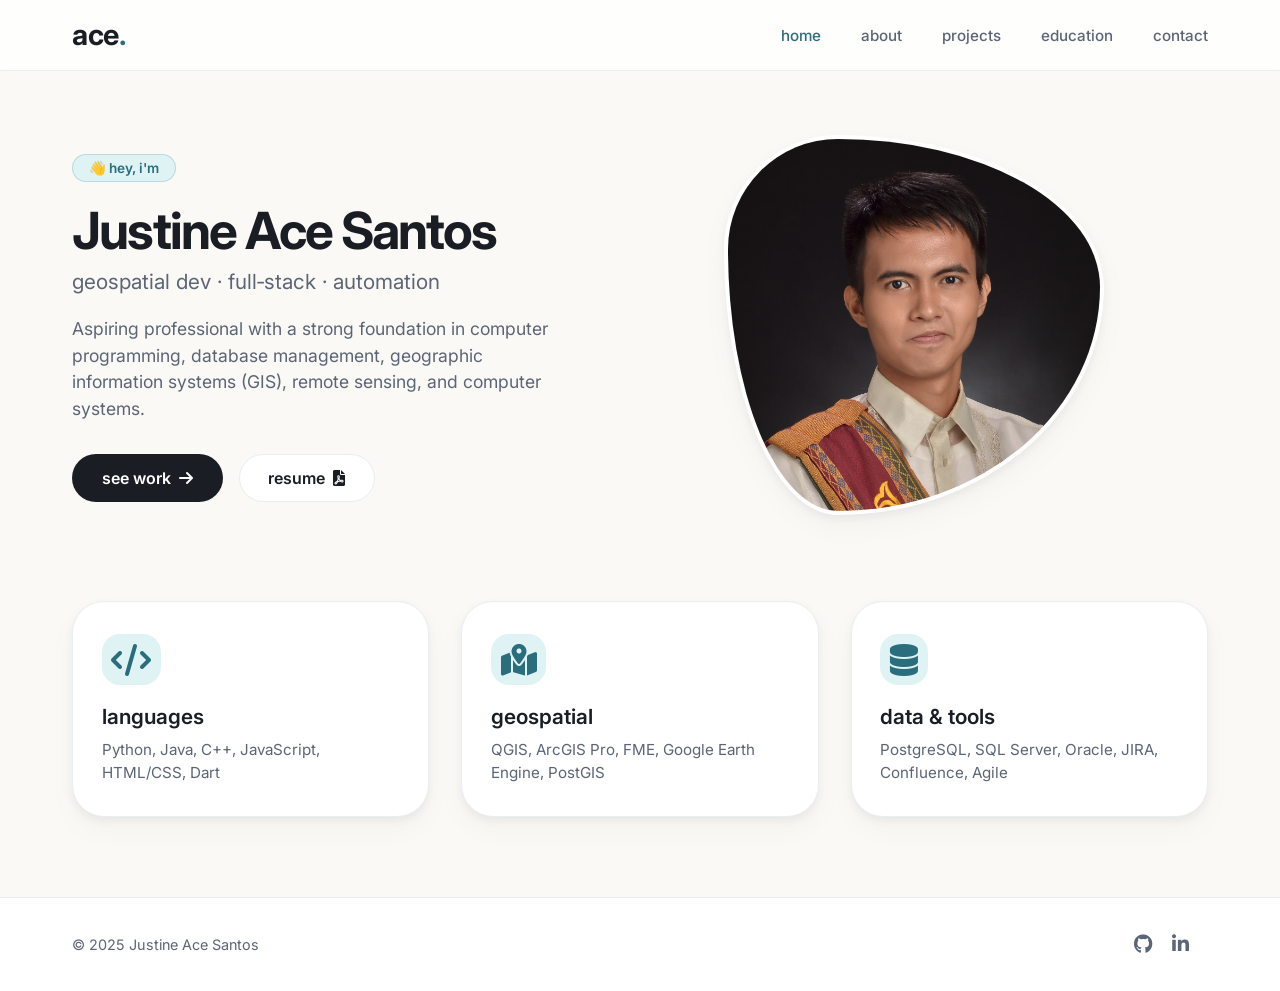
<file: index.html>
<!-- index.html (home) -->
<!DOCTYPE html>
<html lang="en">
<head>
    <meta charset="UTF-8">
    <meta name="viewport" content="width=device-width, initial-scale=1.0">
    <title>Justine Ace Santos · portfolio</title>
    <!-- modern clean fonts -->
    <link rel="preconnect" href="https://fonts.googleapis.com">
    <link rel="preconnect" href="https://fonts.gstatic.com" crossorigin>
    <link href="https://fonts.googleapis.com/css2?family=Inter:opsz,wght@14..32,300..700&display=swap" rel="stylesheet">
    <!-- Font Awesome 6 (free) -->
    <link rel="stylesheet" href="https://cdnjs.cloudflare.com/ajax/libs/font-awesome/6.0.0-beta3/css/all.min.css">
    <link rel="stylesheet" href="css/style.css">
</head>
<body>
    <!-- minimalist navigation -->
    <header class="site-header">
        <div class="container nav-container">
            <a href="index.html" class="logo">ace<span>.</span></a>
            <nav class="main-nav">
                <ul>
                    <li><a href="index.html" class="active">home</a></li>
                    <li><a href="pages/about.html">about</a></li>
                    <li><a href="pages/projects.html">projects</a></li>
                    <li><a href="pages/education.html">education</a></li>
                    <li><a href="pages/contact.html">contact</a></li>
                </ul>
            </nav>
            <button class="mobile-toggle" aria-label="menu"><i class="fas fa-bars"></i></button>
        </div>
    </header>

    <main>
        <!-- HERO SECTION -->
        <section class="hero">
            <div class="container hero-grid">
                <div class="hero-content">
                    <span class="badge">👋 hey, i'm</span>
                    <h1>Justine Ace Santos</h1>
                    <p class="hero-subtitle">geospatial dev · full‑stack · automation</p>
                    <p class="hero-description">Aspiring professional with a strong foundation in computer programming, database management, geographic information systems (GIS), remote sensing, and computer systems.</p>
                    <div class="hero-actions">
                        <a href="pages/projects.html" class="btn primary">see work <i class="fas fa-arrow-right"></i></a>
                        <a href="assets/resume/resume-ace-santos.pdf" class="btn outline" target="_blank">resume <i class="fas fa-file-pdf"></i></a>
                    </div>
                </div>
                <div class="hero-image">
                    <img src="assets/images/profile.jpg" alt="Justine Ace Santos profile photo" onerror="this.src='https://via.placeholder.com/400x400/1e1e2f/ffffff?text=J.A.Santos'">
                </div>
            </div>
        </section>

        <!-- quick highlights -->
        <section class="highlights">
            <div class="container">
                <div class="cards-grid">
                    <div class="card">
                        <i class="fas fa-code"></i>
                        <h3>languages</h3>
                        <p>Python, Java, C++, JavaScript, HTML/CSS, Dart</p>
                    </div>
                    <div class="card">
                        <i class="fas fa-map-marked-alt"></i>
                        <h3>geospatial</h3>
                        <p>QGIS, ArcGIS Pro, FME, Google Earth Engine, PostGIS</p>
                    </div>
                    <div class="card">
                        <i class="fas fa-database"></i>
                        <h3>data & tools</h3>
                        <p>PostgreSQL, SQL Server, Oracle, JIRA, Confluence, Agile</p>
                    </div>
                </div>
            </div>
        </section>
    </main>

    <footer class="site-footer">
        <div class="container">
            <p>© 2025 Justine Ace Santos</p>
            <div class="social-links">
                <a href="https://github.com/jassantos" target="_blank" aria-label="github"><i class="fab fa-github"></i></a>
                <a href="https://www.linkedin.com/in/justine-ace-santos/" target="_blank" aria-label="linkedin"><i class="fab fa-linkedin-in"></i></a>
                <a href="#" aria-label="github"><i class="fab fa-x-twitter"></i></a>
            </div>
        </div>
    </footer>

    <script src="js/script.js"></script>
</body>
</html>
</file>
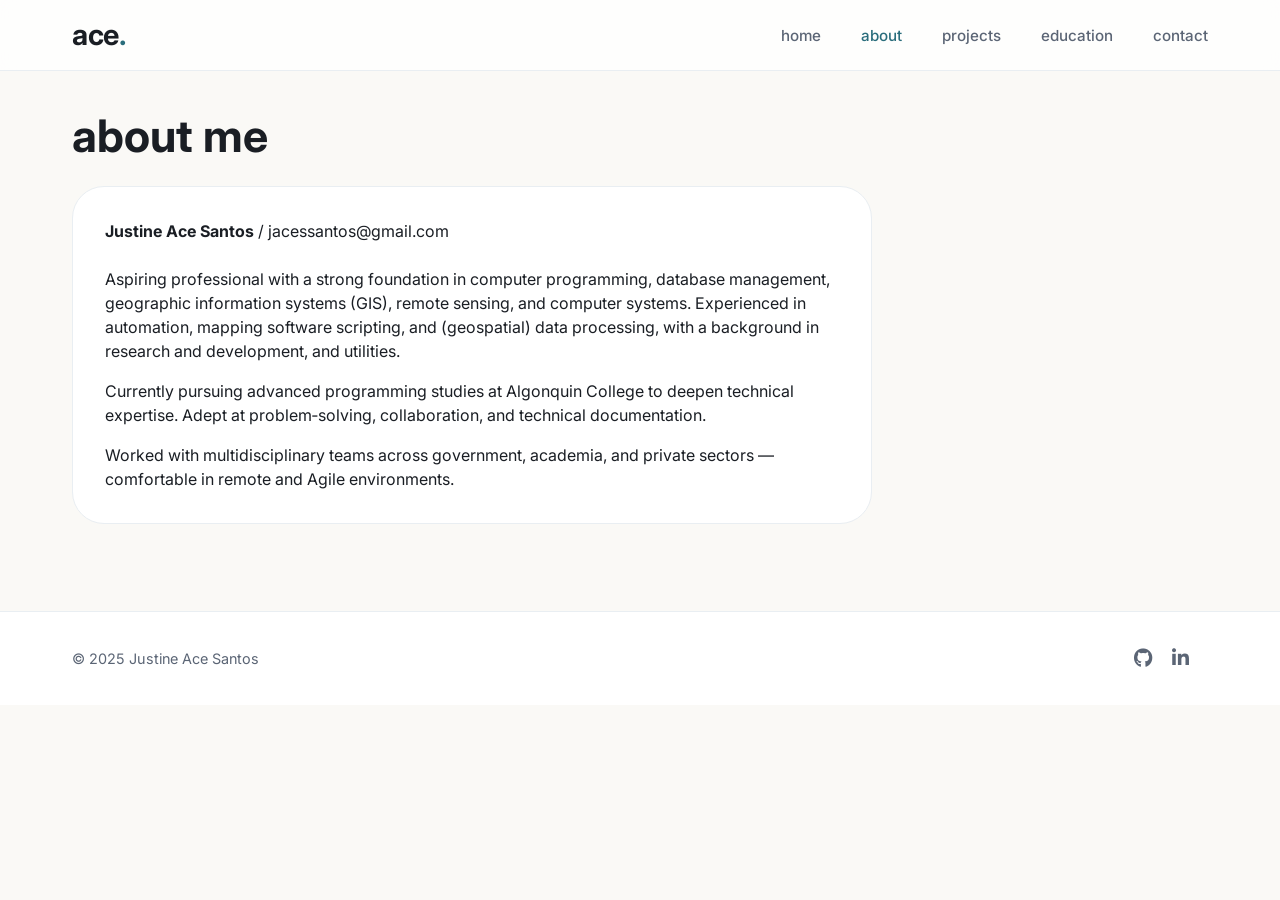
<file: pages/about.html>
<!-- pages/about.html -->
<!DOCTYPE html>
<html lang="en">
<head>
    <meta charset="UTF-8">
    <meta name="viewport" content="width=device-width, initial-scale=1.0">
    <title>about · Justine Ace Santos</title>
    <link rel="preconnect" href="https://fonts.googleapis.com">
    <link rel="preconnect" href="https://fonts.gstatic.com" crossorigin>
    <link href="https://fonts.googleapis.com/css2?family=Inter:opsz,wght@14..32,300..700&display=swap" rel="stylesheet">
    <link rel="stylesheet" href="https://cdnjs.cloudflare.com/ajax/libs/font-awesome/6.0.0-beta3/css/all.min.css">
    <link rel="stylesheet" href="../css/style.css">
</head>
<body>
    <header class="site-header">
        <div class="container nav-container">
            <a href="../index.html" class="logo">ace<span>.</span></a>
            <nav class="main-nav">
                <ul>
                    <li><a href="../index.html">home</a></li>
                    <li><a href="about.html" class="active">about</a></li>
                    <li><a href="projects.html">projects</a></li>
                    <li><a href="education.html">education</a></li>
                    <li><a href="contact.html">contact</a></li>
                </ul>
            </nav>
            <button class="mobile-toggle" aria-label="menu"><i class="fas fa-bars"></i></button>
        </div>
    </header>

    <main style="min-height: 60vh;">
        <section class="hero" style="padding: 2rem 0;">
            <div class="container">
                <h1 style="font-size: 2.8rem; margin-bottom: 1rem;">about me</h1>
                <div style="max-width: 800px; background: white; padding: 2rem; border-radius: 2rem; border:1px solid var(--border);">
                    <p style="margin-bottom: 1.5rem;"><strong>Justine Ace Santos</strong> / jacessantos@gmail.com</p>
                    <p style="margin-bottom: 1rem;">Aspiring professional with a strong foundation in computer programming, database management, geographic information systems (GIS), remote sensing, and computer systems. Experienced in automation, mapping software scripting, and (geospatial) data processing, with a background in research and development, and utilities.</p>
                    <p style="margin-bottom: 1rem;">Currently pursuing advanced programming studies at Algonquin College to deepen technical expertise. Adept at problem‑solving, collaboration, and technical documentation.</p>
                    <p>Worked with multidisciplinary teams across government, academia, and private sectors — comfortable in remote and Agile environments.</p>
                </div>
            </div>
        </section>
    </main>

    <footer class="site-footer">
        <div class="container">
            <p>© 2025 Justine Ace Santos</p>
            <div class="social-links">
                <a href="https://github.com/jassantos" target="_blank" aria-label="github"><i class="fab fa-github"></i></a>
                <a href="https://www.linkedin.com/in/justine-ace-santos/" target="_blank" aria-label="linkedin"><i class="fab fa-linkedin-in"></i></a>
                <a href="#" aria-label="x"><i class="fab fa-x-twitter"></i></a>
            </div>
        </div>
    </footer>
    <script src="../js/script.js"></script>
</body>
</html>
</file>
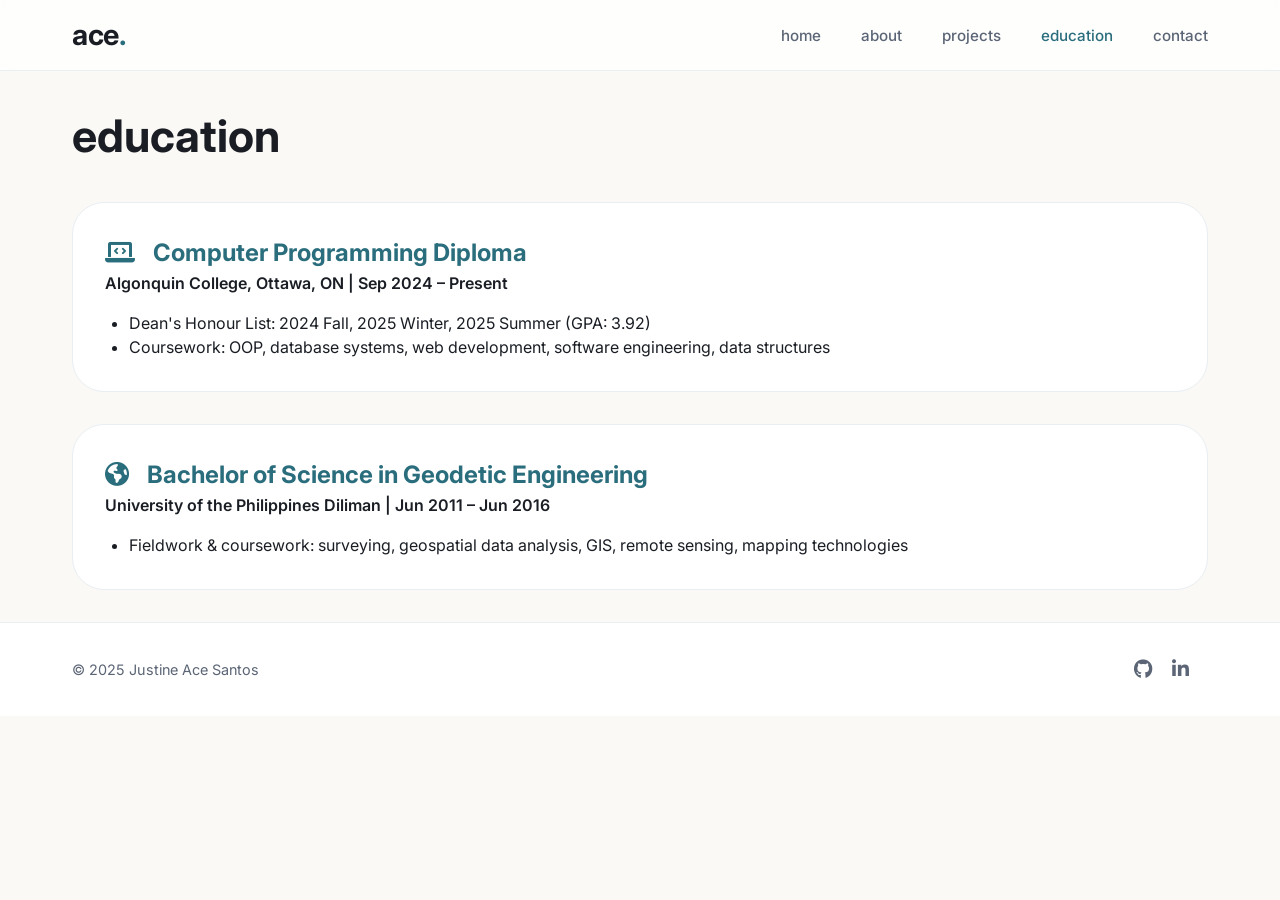
<file: pages/education.html>
<!-- pages/education.html -->
<!DOCTYPE html>
<html lang="en">
<head>
    <meta charset="UTF-8">
    <meta name="viewport" content="width=device-width, initial-scale=1.0">
    <title>education · Justine Ace Santos</title>
    <link rel="preconnect" href="https://fonts.googleapis.com">
    <link rel="preconnect" href="https://fonts.gstatic.com" crossorigin>
    <link href="https://fonts.googleapis.com/css2?family=Inter:opsz,wght@14..32,300..700&display=swap" rel="stylesheet">
    <link rel="stylesheet" href="https://cdnjs.cloudflare.com/ajax/libs/font-awesome/6.0.0-beta3/css/all.min.css">
    <link rel="stylesheet" href="../css/style.css">
</head>
<body>
    <header class="site-header">
        <div class="container nav-container">
            <a href="../index.html" class="logo">ace<span>.</span></a>
            <nav class="main-nav">
                <ul>
                    <li><a href="../index.html">home</a></li>
                    <li><a href="about.html">about</a></li>
                    <li><a href="projects.html">projects</a></li>
                    <li><a href="education.html" class="active">education</a></li>
                    <li><a href="contact.html">contact</a></li>
                </ul>
            </nav>
            <button class="mobile-toggle" aria-label="menu"><i class="fas fa-bars"></i></button>
        </div>
    </header>

    <main style="min-height: 60vh; padding: 2rem 0;">
        <div class="container">
            <h1 style="font-size: 2.8rem; margin-bottom: 2rem;">education</h1>
            <div style="display: flex; flex-direction: column; gap: 2rem;">
                <div style="background: white; padding: 2rem; border-radius: 2rem; border:1px solid var(--border);">
                    <h2 style="color: var(--accent);"><i class="fas fa-laptop-code" style="margin-right: 0.8rem;"></i> Computer Programming Diploma</h2>
                    <p style="font-weight: 600;">Algonquin College, Ottawa, ON  |  Sep 2024 – Present</p>
                    <ul style="margin-top: 1rem; padding-left: 1.5rem;">
                        <li>Dean's Honour List: 2024 Fall, 2025 Winter, 2025 Summer (GPA: 3.92)</li>
                        <li>Coursework: OOP, database systems, web development, software engineering, data structures</li>
                    </ul>
                </div>
                <div style="background: white; padding: 2rem; border-radius: 2rem; border:1px solid var(--border);">
                    <h2 style="color: var(--accent);"><i class="fas fa-globe-americas" style="margin-right: 0.8rem;"></i> Bachelor of Science in Geodetic Engineering</h2>
                    <p style="font-weight: 600;">University of the Philippines Diliman  |  Jun 2011 – Jun 2016</p>
                    <ul style="margin-top: 1rem; padding-left: 1.5rem;">
                        <li>Fieldwork & coursework: surveying, geospatial data analysis, GIS, remote sensing, mapping technologies</li>
                    </ul>
                </div>
            </div>
        </div>
    </main>

    <footer class="site-footer">
        <div class="container">
            <p>© 2025 Justine Ace Santos</p>
            <div class="social-links">
                <a href="https://github.com/jassantos" target="_blank" aria-label="github"><i class="fab fa-github"></i></a>
                <a href="https://www.linkedin.com/in/justine-ace-santos/" target="_blank" aria-label="linkedin"><i class="fab fa-linkedin-in"></i></a>
                <a href="#" aria-label="x"><i class="fab fa-x-twitter"></i></a>
            </div>
        </div>
    </footer>
    <script src="../js/script.js"></script>
</body>
</html>
</file>
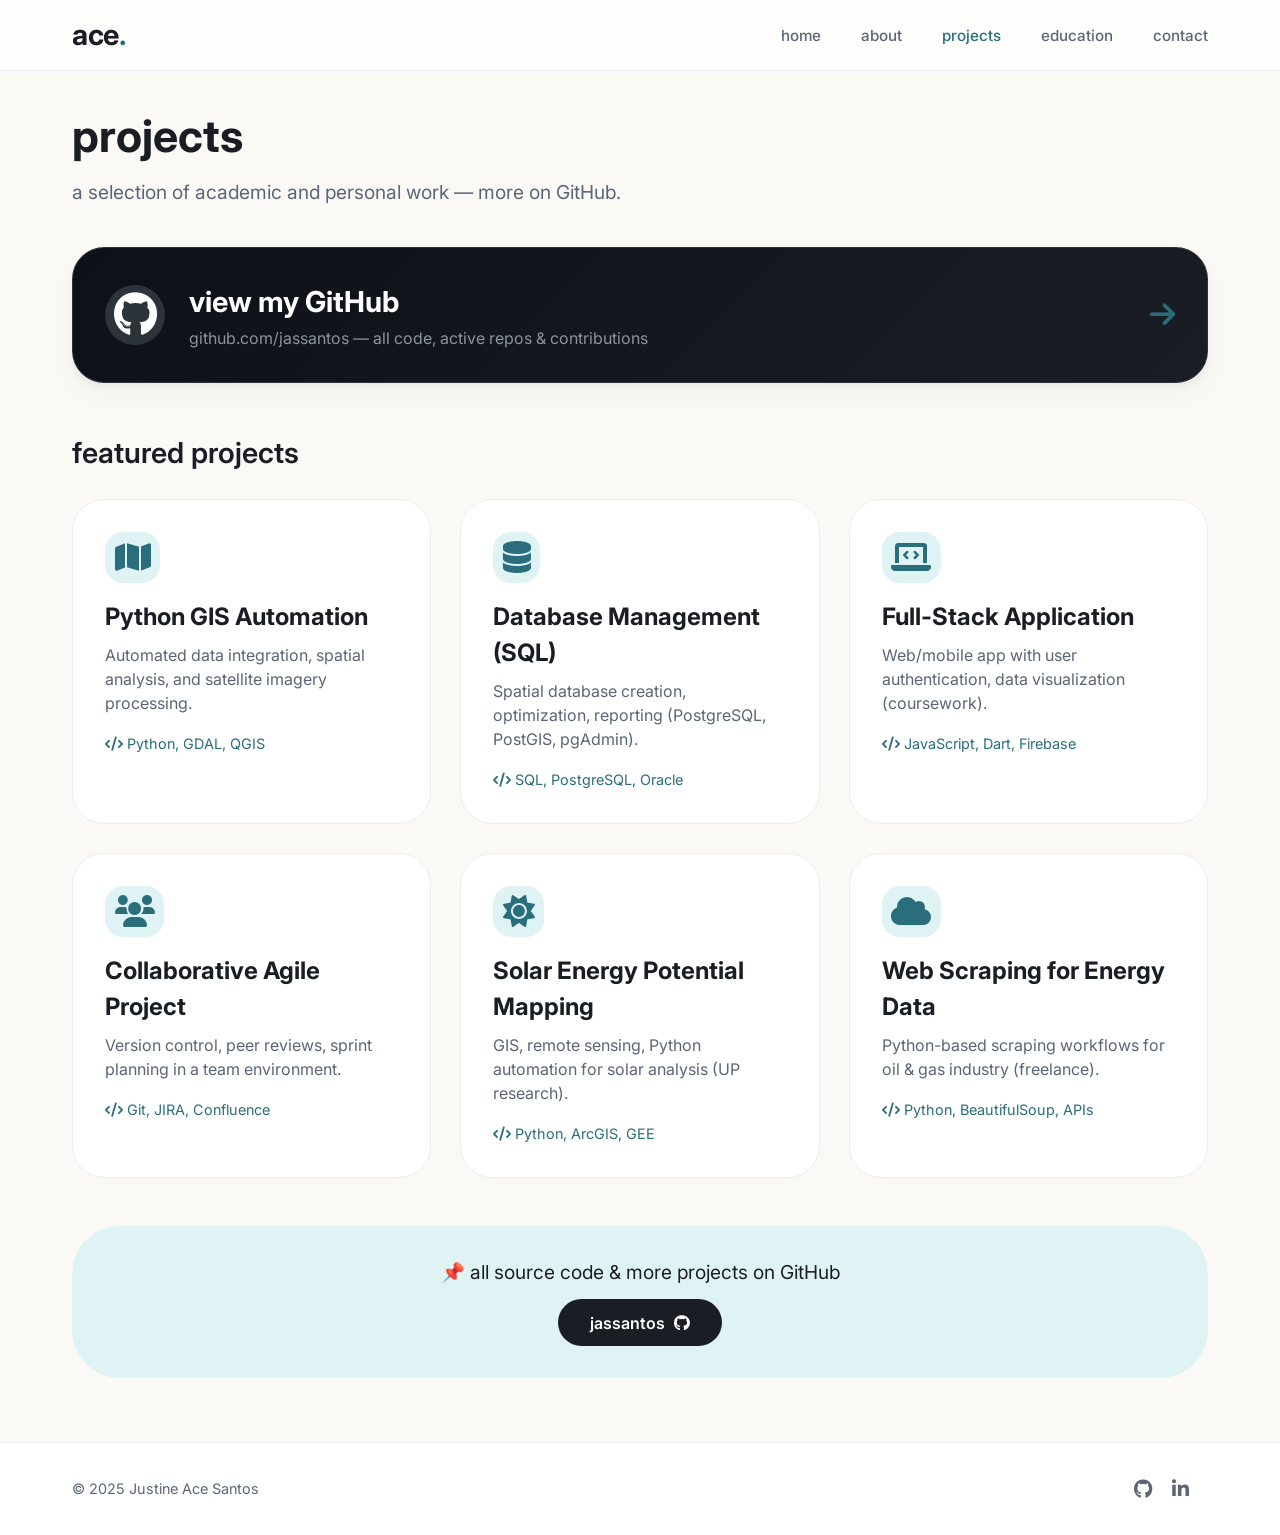
<file: pages/projects.html>
<!-- pages/projects.html -->
<!DOCTYPE html>
<html lang="en">
<head>
    <meta charset="UTF-8">
    <meta name="viewport" content="width=device-width, initial-scale=1.0">
    <title>projects · Justine Ace Santos</title>
    <link rel="preconnect" href="https://fonts.googleapis.com">
    <link rel="preconnect" href="https://fonts.gstatic.com" crossorigin>
    <link href="https://fonts.googleapis.com/css2?family=Inter:opsz,wght@14..32,300..700&display=swap" rel="stylesheet">
    <link rel="stylesheet" href="https://cdnjs.cloudflare.com/ajax/libs/font-awesome/6.0.0-beta3/css/all.min.css">
    <link rel="stylesheet" href="../css/style.css">
</head>
<body>
    <header class="site-header">
        <div class="container nav-container">
            <a href="../index.html" class="logo">ace<span>.</span></a>
            <nav class="main-nav">
                <ul>
                    <li><a href="../index.html">home</a></li>
                    <li><a href="about.html">about</a></li>
                    <li><a href="projects.html" class="active">projects</a></li>
                    <li><a href="education.html">education</a></li>
                    <li><a href="contact.html">contact</a></li>
                </ul>
            </nav>
            <button class="mobile-toggle" aria-label="menu"><i class="fas fa-bars"></i></button>
        </div>
    </header>

    <main style="padding: 2rem 0 4rem;">
        <div class="container">
            <h1 style="font-size: 2.8rem; margin-bottom: 0.5rem;">projects</h1>
            <p style="color: var(--text-light); font-size: 1.2rem; margin-bottom: 2.5rem; max-width: 700px;">
                a selection of academic and personal work — more on GitHub.
            </p>

            <!-- GitHub spotlight card -->
            <a href="https://github.com/jassantos" target="_blank" style="text-decoration: none; display: block; margin-bottom: 3rem;">
                <div style="background: linear-gradient(135deg, #0d1117 0%, #1a1e24 100%); color: white; padding: 2rem; border-radius: 2rem; display: flex; align-items: center; gap: 1.5rem; flex-wrap: wrap; box-shadow: var(--shadow); border: 1px solid #2d333b;">
                    <div style="background: #2d333b; border-radius: 50%; width: 60px; height: 60px; display: flex; align-items: center; justify-content: center;">
                        <i class="fab fa-github" style="font-size: 2.8rem; color: white;"></i>
                    </div>
                    <div style="flex: 1;">
                        <h2 style="font-size: 1.8rem; margin-bottom: 0.2rem; color: white;">view my GitHub</h2>
                        <p style="color: #8b949e; margin: 0;">github.com/jassantos — all code, active repos & contributions</p>
                    </div>
                    <i class="fas fa-arrow-right" style="font-size: 1.8rem; color: var(--accent);"></i>
                </div>
            </a>

            <h2 style="font-weight: 600; margin-bottom: 1.5rem; font-size: 1.8rem;">featured projects</h2>
            <div style="display: grid; gap: 1.8rem; grid-template-columns: repeat(auto-fill, minmax(320px, 1fr));">
                <!-- project cards with fixed icons -->
                <div style="background: white; padding: 2rem; border-radius: 2rem; border:1px solid var(--border);">
                    <i class="fas fa-map" style="font-size: 2rem; color: var(--accent); margin-bottom: 1rem; background: var(--accent-light); padding: 0.6rem; border-radius: 18px;"></i>
                    <h3 style="font-size: 1.5rem; margin-bottom: 0.5rem;">Python GIS Automation</h3>
                    <p style="color: var(--text-light); margin-bottom: 1rem;">Automated data integration, spatial analysis, and satellite imagery processing.</p>
                    <span style="color: var(--accent); font-size: 0.9rem;"><i class="fas fa-code"></i> Python, GDAL, QGIS</span>
                </div>

                <div style="background: white; padding: 2rem; border-radius: 2rem; border:1px solid var(--border);">
                    <i class="fas fa-database" style="font-size: 2rem; color: var(--accent); margin-bottom: 1rem; background: var(--accent-light); padding: 0.6rem; border-radius: 18px;"></i>
                    <h3 style="font-size: 1.5rem; margin-bottom: 0.5rem;">Database Management (SQL)</h3>
                    <p style="color: var(--text-light); margin-bottom: 1rem;">Spatial database creation, optimization, reporting (PostgreSQL, PostGIS, pgAdmin).</p>
                    <span style="color: var(--accent); font-size: 0.9rem;"><i class="fas fa-code"></i> SQL, PostgreSQL, Oracle</span>
                </div>

                <div style="background: white; padding: 2rem; border-radius: 2rem; border:1px solid var(--border);">
                    <i class="fas fa-laptop-code" style="font-size: 2rem; color: var(--accent); margin-bottom: 1rem; background: var(--accent-light); padding: 0.6rem; border-radius: 18px;"></i>
                    <h3 style="font-size: 1.5rem; margin-bottom: 0.5rem;">Full-Stack Application</h3>
                    <p style="color: var(--text-light); margin-bottom: 1rem;">Web/mobile app with user authentication, data visualization (coursework).</p>
                    <span style="color: var(--accent); font-size: 0.9rem;"><i class="fas fa-code"></i> JavaScript, Dart, Firebase</span>
                </div>

                <div style="background: white; padding: 2rem; border-radius: 2rem; border:1px solid var(--border);">
                    <i class="fas fa-users" style="font-size: 2rem; color: var(--accent); margin-bottom: 1rem; background: var(--accent-light); padding: 0.6rem; border-radius: 18px;"></i>
                    <h3 style="font-size: 1.5rem; margin-bottom: 0.5rem;">Collaborative Agile Project</h3>
                    <p style="color: var(--text-light); margin-bottom: 1rem;">Version control, peer reviews, sprint planning in a team environment.</p>
                    <span style="color: var(--accent); font-size: 0.9rem;"><i class="fas fa-code"></i> Git, JIRA, Confluence</span>
                </div>

                <div style="background: white; padding: 2rem; border-radius: 2rem; border:1px solid var(--border);">
                    <i class="fas fa-sun" style="font-size: 2rem; color: var(--accent); margin-bottom: 1rem; background: var(--accent-light); padding: 0.6rem; border-radius: 18px;"></i>
                    <h3 style="font-size: 1.5rem; margin-bottom: 0.5rem;">Solar Energy Potential Mapping</h3>
                    <p style="color: var(--text-light); margin-bottom: 1rem;">GIS, remote sensing, Python automation for solar analysis (UP research).</p>
                    <span style="color: var(--accent); font-size: 0.9rem;"><i class="fas fa-code"></i> Python, ArcGIS, GEE</span>
                </div>

                <div style="background: white; padding: 2rem; border-radius: 2rem; border:1px solid var(--border);">
                    <i class="fas fa-cloud" style="font-size: 2rem; color: var(--accent); margin-bottom: 1rem; background: var(--accent-light); padding: 0.6rem; border-radius: 18px;"></i>
                    <h3 style="font-size: 1.5rem; margin-bottom: 0.5rem;">Web Scraping for Energy Data</h3>
                    <p style="color: var(--text-light); margin-bottom: 1rem;">Python-based scraping workflows for oil & gas industry (freelance).</p>
                    <span style="color: var(--accent); font-size: 0.9rem;"><i class="fas fa-code"></i> Python, BeautifulSoup, APIs</span>
                </div>
            </div>

            <div style="margin-top: 3rem; text-align: center; padding: 2rem; background: var(--accent-light); border-radius: 3rem;">
                <p style="font-size: 1.2rem; margin-bottom: 0.8rem;">📌 all source code & more projects on GitHub</p>
                <a href="https://github.com/jassantos" target="_blank" style="display: inline-flex; align-items: center; gap: 0.6rem; background: var(--text); color: white; padding: 0.7rem 2rem; border-radius: 40px; text-decoration: none; font-weight: 600;">jassantos <i class="fab fa-github"></i></a>
            </div>
        </div>
    </main>

    <footer class="site-footer">
        <div class="container">
            <p>© 2025 Justine Ace Santos</p>
            <div class="social-links">
                <a href="https://github.com/jassantos" target="_blank" aria-label="github"><i class="fab fa-github"></i></a>
                <a href="https://www.linkedin.com/in/justine-ace-santos/" target="_blank" aria-label="linkedin"><i class="fab fa-linkedin-in"></i></a>
                <a href="#" aria-label="x"><i class="fab fa-x-twitter"></i></a>
            </div>
        </div>
    </footer>
    <script src="../js/script.js"></script>
</body>
</html>
</file>
<file: css/style.css>
/* css/style.css */
:root {
    --bg: #faf9f6;
    --surface: #ffffff;
    --text: #1a1e24;
    --text-light: #5b6575;
    --accent: #2a6d7c;      /* tealish, subtle geospatial vibe */
    --accent-light: #dff3f5;
    --border: #e9eef2;
    --shadow: 0 12px 30px rgba(0, 0, 0, 0.03), 0 4px 8px rgba(0, 0, 0, 0.05);
    --font-sans: 'Inter', -apple-system, BlinkMacSystemFont, sans-serif;
}

* {
    margin: 0;
    padding: 0;
    box-sizing: border-box;
}

body {
    font-family: var(--font-sans);
    background-color: var(--bg);
    color: var(--text);
    line-height: 1.5;
    scroll-behavior: smooth;
}

.container {
    max-width: 1200px;
    margin: 0 auto;
    padding: 0 2rem;
}

/* header / nav */
.site-header {
    background-color: rgba(255, 255, 255, 0.75);
    backdrop-filter: blur(8px);
    -webkit-backdrop-filter: blur(8px);
    border-bottom: 1px solid var(--border);
    position: sticky;
    top: 0;
    z-index: 10;
}

.nav-container {
    display: flex;
    align-items: center;
    justify-content: space-between;
    height: 70px;
}

.logo {
    font-weight: 700;
    font-size: 1.8rem;
    letter-spacing: -0.5px;
    text-decoration: none;
    color: var(--text);
}

.logo span {
    color: var(--accent);
}

.main-nav ul {
    display: flex;
    gap: 2.5rem;
    list-style: none;
}

.main-nav a {
    text-decoration: none;
    font-weight: 500;
    color: var(--text-light);
    font-size: 0.95rem;
    transition: color 0.2s;
    text-transform: lowercase;
}

.main-nav a:hover, .main-nav a.active {
    color: var(--accent);
}

.mobile-toggle {
    display: none;
    background: none;
    border: none;
    font-size: 1.5rem;
    color: var(--text);
    cursor: pointer;
}

/* hero */
.hero {
    padding: 4rem 0 2rem;
}

.hero-grid {
    display: grid;
    grid-template-columns: 1fr 0.8fr;
    gap: 3rem;
    align-items: center;
}

.hero-content .badge {
    background: var(--accent-light);
    color: var(--accent);
    padding: 0.2rem 1rem;
    border-radius: 30px;
    font-size: 0.85rem;
    font-weight: 600;
    display: inline-block;
    margin-bottom: 1.2rem;
    border: 1px solid rgba(42, 109, 124, 0.2);
}

.hero-content h1 {
    font-size: 3.2rem;
    font-weight: 700;
    letter-spacing: -2px;
    line-height: 1.1;
    margin-bottom: 0.5rem;
    color: var(--text);
}

.hero-subtitle {
    font-size: 1.3rem;
    font-weight: 400;
    color: var(--text-light);
    margin-bottom: 1.2rem;
}

.hero-description {
    font-size: 1.1rem;
    max-width: 500px;
    color: var(--text-light);
    margin-bottom: 2rem;
}

.hero-actions {
    display: flex;
    gap: 1rem;
    flex-wrap: wrap;
}

.btn {
    display: inline-flex;
    align-items: center;
    gap: 0.5rem;
    padding: 0.7rem 1.8rem;
    border-radius: 40px;
    font-weight: 600;
    text-decoration: none;
    transition: all 0.2s;
    border: 1.5px solid transparent;
}

.btn.primary {
    background: var(--text);
    color: white;
}

.btn.primary:hover {
    background: var(--accent);
    transform: translateY(-3px);
    box-shadow: 0 10px 20px rgba(0,0,0,0.1);
}

.btn.outline {
    border-color: var(--border);
    color: var(--text);
    background: var(--surface);
}

.btn.outline:hover {
    border-color: var(--accent);
    background: var(--accent-light);
    color: var(--accent);
}

.hero-image img {
    width: 100%;
    max-width: 380px;
    border-radius: 30% 70% 70% 30% / 30% 40% 60% 70%;
    box-shadow: var(--shadow);
    border: 4px solid white;
    background: #ddd;
    object-fit: cover;
    aspect-ratio: 1/1;
}

/* highlights cards */
.highlights {
    padding: 3rem 0 5rem;
}

.cards-grid {
    display: grid;
    grid-template-columns: repeat(3, 1fr);
    gap: 2rem;
}

.card {
    background: var(--surface);
    padding: 2rem 1.8rem;
    border-radius: 2rem;
    box-shadow: var(--shadow);
    border: 1px solid var(--border);
    transition: 0.15s ease;
}

.card:hover {
    transform: scale(1.01);
    border-color: var(--accent-light);
}

.card i {
    font-size: 2rem;
    color: var(--accent);
    margin-bottom: 1rem;
    background: var(--accent-light);
    padding: 0.6rem;
    border-radius: 18px;
}

.card h3 {
    font-weight: 600;
    margin-bottom: 0.4rem;
    font-size: 1.3rem;
}

.card p {
    color: var(--text-light);
    font-size: 0.95rem;
}

/* footer */
.site-footer {
    border-top: 1px solid var(--border);
    padding: 2rem 0;
    background: white;
}

.site-footer .container {
    display: flex;
    justify-content: space-between;
    align-items: center;
    flex-wrap: wrap;
    gap: 1rem;
}

.site-footer p {
    color: var(--text-light);
    font-size: 0.9rem;
}

.site-footer a {
    color: var(--text-light);
    text-decoration: none;
}

.social-links {
    display: flex;
    gap: 1.2rem;
}

.social-links a {
    font-size: 1.2rem;
    transition: color 0.2s;
}

.social-links a:hover {
    color: var(--accent);
}

/* responsive */
@media (max-width: 800px) {
    .hero-grid {
        grid-template-columns: 1fr;
        text-align: center;
    }
    .hero-content .badge {
        margin-left: auto;
        margin-right: auto;
    }
    .hero-description {
        margin-left: auto;
        margin-right: auto;
    }
    .hero-actions {
        justify-content: center;
    }
    .hero-image {
        grid-row: 1;
        display: flex;
        justify-content: center;
    }
    .cards-grid {
        grid-template-columns: 1fr;
        max-width: 500px;
        margin: 0 auto;
    }
    .main-nav {
        display: none;
    }
    .mobile-toggle {
        display: block;
    }
    .main-nav.active {
        display: block;
        position: absolute;
        top: 70px;
        left: 0;
        width: 100%;
        background: white;
        padding: 1.5rem;
        box-shadow: 0 20px 30px rgba(0,0,0,0.1);
        border-bottom: 1px solid var(--border);
    }
    .main-nav.active ul {
        flex-direction: column;
        gap: 1.2rem;
        align-items: center;
    }
}
</file>
